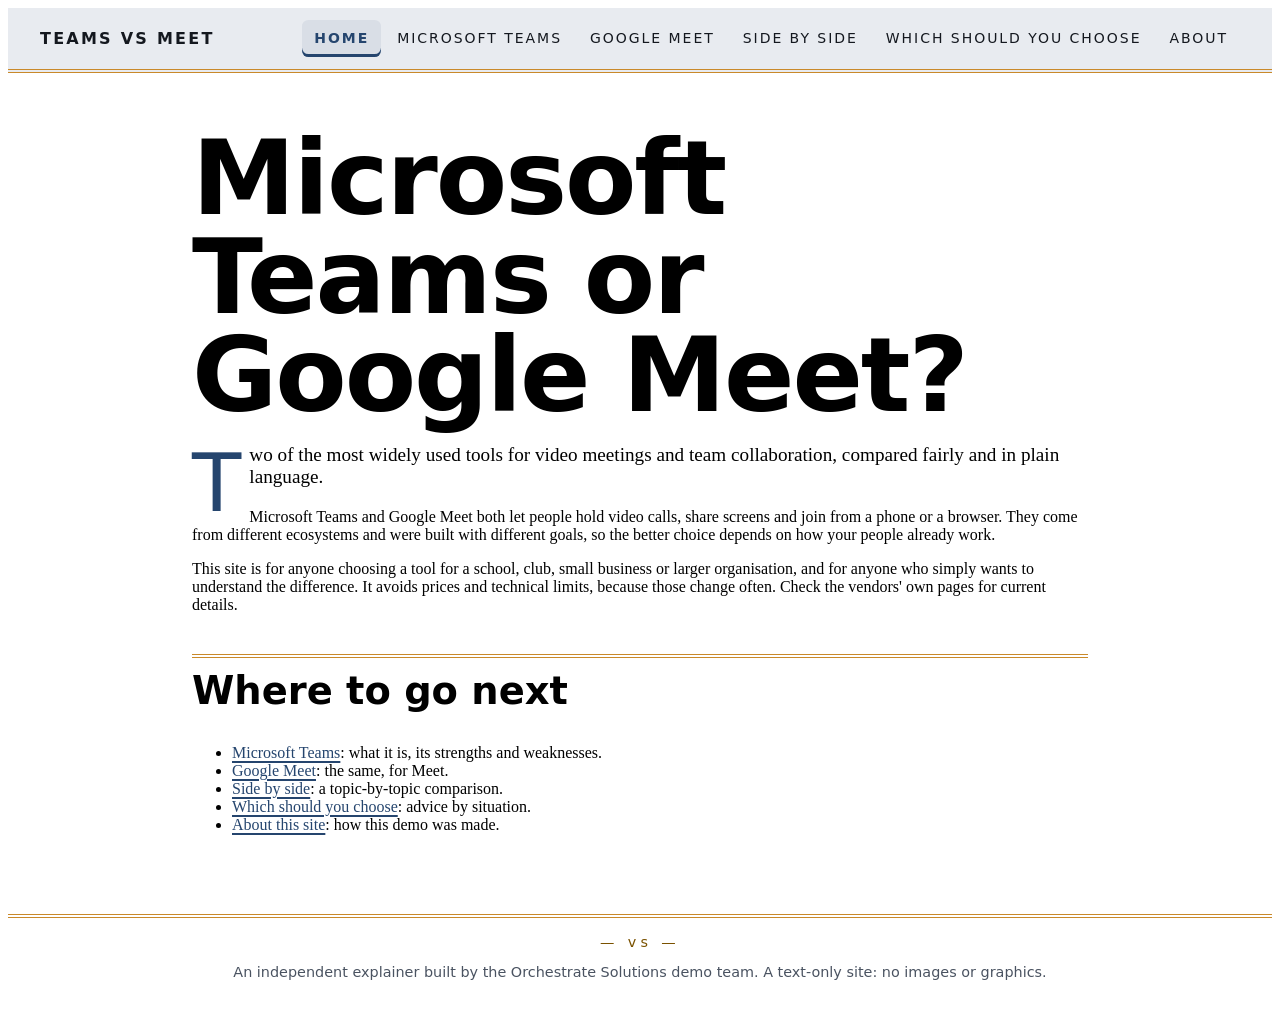
<file: index.html>
<!doctype html>
<html lang="en">
<head>
  <meta charset="utf-8">
  <meta name="viewport" content="width=device-width, initial-scale=1">
  <title>Teams vs Meet</title>
  <meta name="description" content="A fair, text-only comparison of Microsoft Teams and Google Meet: strengths, weaknesses and which to choose.">
  <link rel="stylesheet" href="css/tokens.css">
  <link rel="stylesheet" href="css/layout.css">
  <link rel="stylesheet" href="css/site.css">
  <script src="js/nav.js" defer></script>
  <script src="js/app.js" defer></script>
</head>
<body>
  <a class="skip-link" href="#main">Skip to content</a>
  <header class="site-header">
    <a class="brand" href="index.html">Teams vs Meet</a>
    <button class="nav-toggle" aria-expanded="false" aria-controls="site-nav">Menu</button>
    <nav id="site-nav" aria-label="Main">
      <ul>
        <li><a href="index.html" aria-current="page">Home</a></li>
        <li><a href="pages/microsoft-teams.html">Microsoft Teams</a></li>
        <li><a href="pages/google-meet.html">Google Meet</a></li>
        <li><a href="pages/side-by-side.html">Side by side</a></li>
        <li><a href="pages/which-should-you-choose.html">Which should you choose</a></li>
        <li><a href="pages/about.html">About</a></li>
      </ul>
    </nav>
  </header>
  <main id="main">
    <h1>Microsoft Teams or Google Meet?</h1>
    <p class="lead">Two of the most widely used tools for video meetings and team collaboration, compared fairly and in plain language.</p>
    <p>Microsoft Teams and Google Meet both let people hold video calls, share screens and join from a phone or a browser. They come from different ecosystems and were built with different goals, so the better choice depends on how your people already work.</p>
    <p>This site is for anyone choosing a tool for a school, club, small business or larger organisation, and for anyone who simply wants to understand the difference. It avoids prices and technical limits, because those change often. Check the vendors' own pages for current details.</p>
    <h2>Where to go next</h2>
    <ul>
      <li><a href="pages/microsoft-teams.html">Microsoft Teams</a>: what it is, its strengths and weaknesses.</li>
      <li><a href="pages/google-meet.html">Google Meet</a>: the same, for Meet.</li>
      <li><a href="pages/side-by-side.html">Side by side</a>: a topic-by-topic comparison.</li>
      <li><a href="pages/which-should-you-choose.html">Which should you choose</a>: advice by situation.</li>
      <li><a href="pages/about.html">About this site</a>: how this demo was made.</li>
    </ul>
  </main>
  <footer class="site-footer">
    <p>An independent explainer built by the Orchestrate Solutions demo team. A text-only site: no images or graphics.</p>
  </footer>
</body>
</html>
</file>
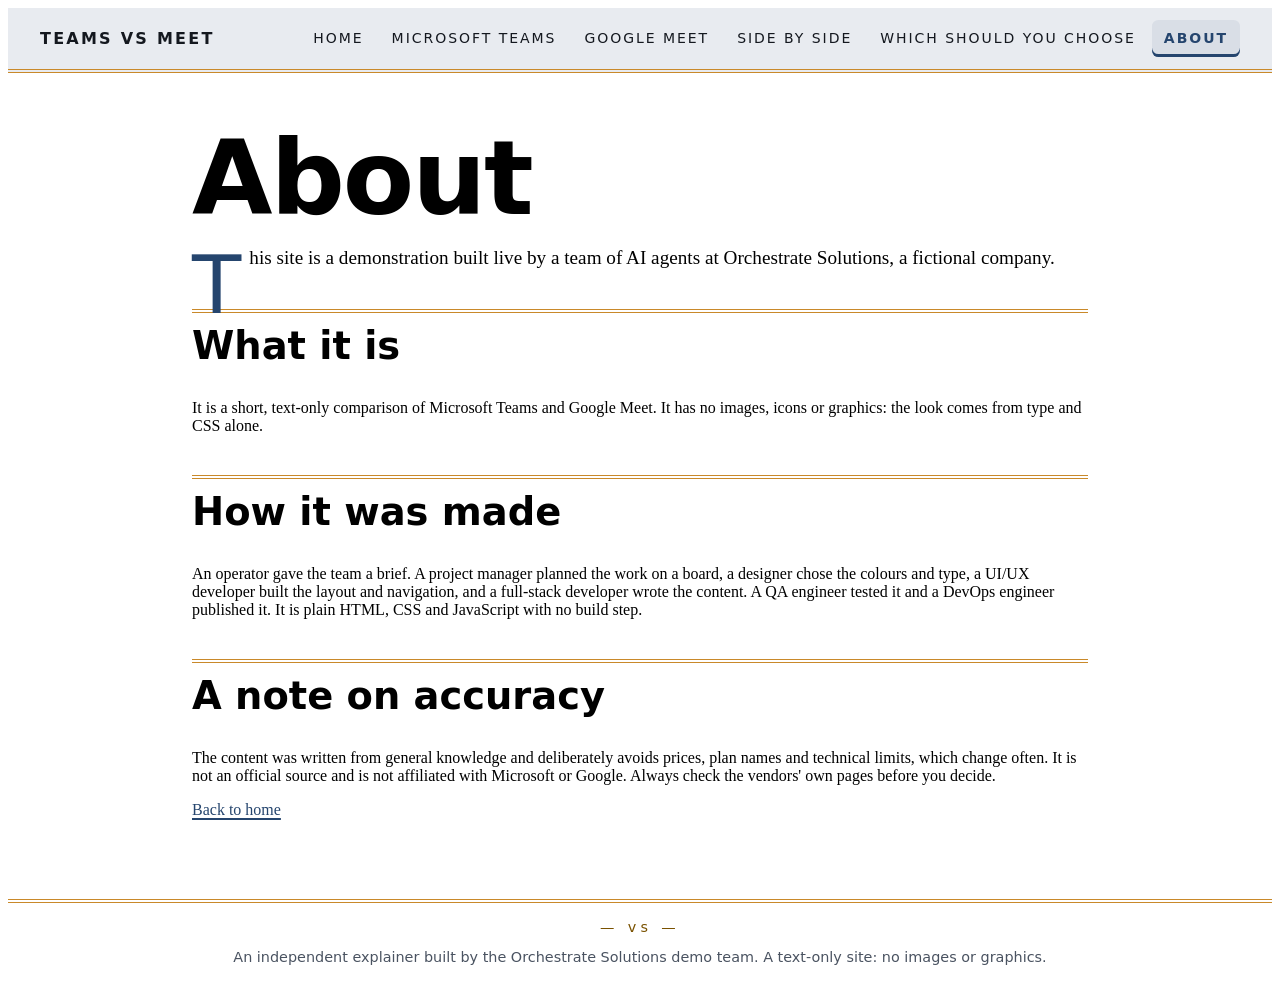
<file: pages/about.html>
<!doctype html>
<html lang="en">
<head>
  <meta charset="utf-8">
  <meta name="viewport" content="width=device-width, initial-scale=1">
  <title>About | Teams vs Meet</title>
  <meta name="description" content="A fair, text-only comparison of Microsoft Teams and Google Meet: strengths, weaknesses and which to choose.">
  <link rel="stylesheet" href="../css/tokens.css">
  <link rel="stylesheet" href="../css/layout.css">
  <link rel="stylesheet" href="../css/site.css">
  <script src="../js/nav.js" defer></script>
  <script src="../js/app.js" defer></script>
</head>
<body>
  <a class="skip-link" href="#main">Skip to content</a>
  <header class="site-header">
    <a class="brand" href="../index.html">Teams vs Meet</a>
    <button class="nav-toggle" aria-expanded="false" aria-controls="site-nav">Menu</button>
    <nav id="site-nav" aria-label="Main">
      <ul>
        <li><a href="../index.html">Home</a></li>
        <li><a href="microsoft-teams.html">Microsoft Teams</a></li>
        <li><a href="google-meet.html">Google Meet</a></li>
        <li><a href="side-by-side.html">Side by side</a></li>
        <li><a href="which-should-you-choose.html">Which should you choose</a></li>
        <li><a href="about.html" aria-current="page">About</a></li>
      </ul>
    </nav>
  </header>
  <main id="main">
    <h1>About</h1>
    <p class="lead">This site is a demonstration built live by a team of AI agents at Orchestrate Solutions, a fictional company.</p>
    <h2>What it is</h2>
    <p>It is a short, text-only comparison of Microsoft Teams and Google Meet. It has no images, icons or graphics: the look comes from type and CSS alone.</p>
    <h2>How it was made</h2>
    <p>An operator gave the team a brief. A project manager planned the work on a board, a designer chose the colours and type, a UI/UX developer built the layout and navigation, and a full-stack developer wrote the content. A QA engineer tested it and a DevOps engineer published it. It is plain HTML, CSS and JavaScript with no build step.</p>
    <h2>A note on accuracy</h2>
    <p>The content was written from general knowledge and deliberately avoids prices, plan names and technical limits, which change often. It is not an official source and is not affiliated with Microsoft or Google. Always check the vendors' own pages before you decide.</p>
    <p><a href="../index.html">Back to home</a></p>
  </main>
  <footer class="site-footer">
    <p>An independent explainer built by the Orchestrate Solutions demo team. A text-only site: no images or graphics.</p>
  </footer>
</body>
</html>
</file>
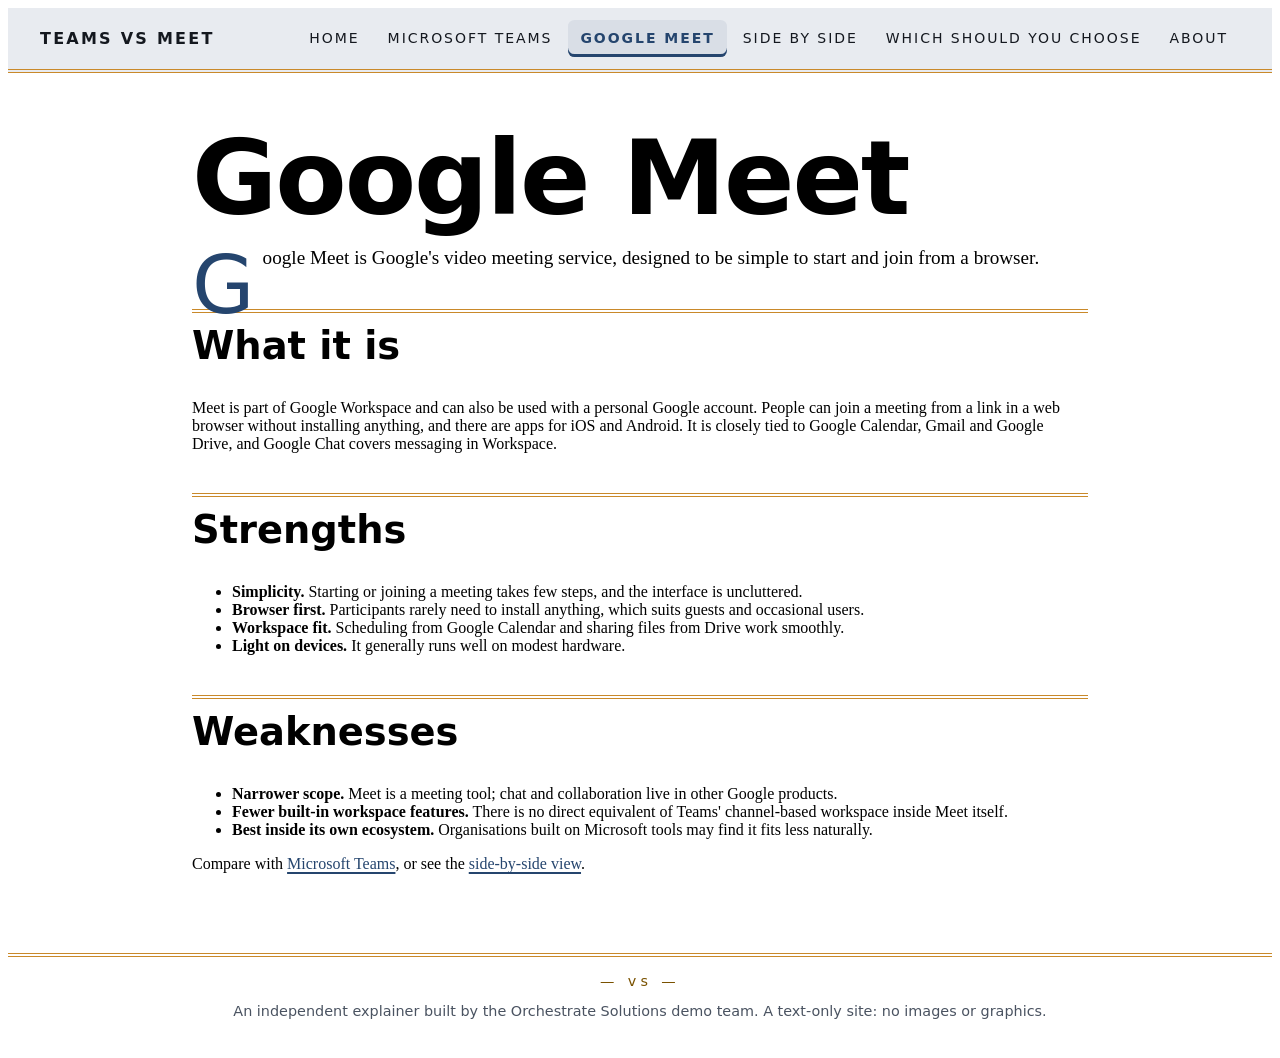
<file: pages/google-meet.html>
<!doctype html>
<html lang="en">
<head>
  <meta charset="utf-8">
  <meta name="viewport" content="width=device-width, initial-scale=1">
  <title>Google Meet | Teams vs Meet</title>
  <meta name="description" content="A fair, text-only comparison of Microsoft Teams and Google Meet: strengths, weaknesses and which to choose.">
  <link rel="stylesheet" href="../css/tokens.css">
  <link rel="stylesheet" href="../css/layout.css">
  <link rel="stylesheet" href="../css/site.css">
  <script src="../js/nav.js" defer></script>
  <script src="../js/app.js" defer></script>
</head>
<body>
  <a class="skip-link" href="#main">Skip to content</a>
  <header class="site-header">
    <a class="brand" href="../index.html">Teams vs Meet</a>
    <button class="nav-toggle" aria-expanded="false" aria-controls="site-nav">Menu</button>
    <nav id="site-nav" aria-label="Main">
      <ul>
        <li><a href="../index.html">Home</a></li>
        <li><a href="microsoft-teams.html">Microsoft Teams</a></li>
        <li><a href="google-meet.html" aria-current="page">Google Meet</a></li>
        <li><a href="side-by-side.html">Side by side</a></li>
        <li><a href="which-should-you-choose.html">Which should you choose</a></li>
        <li><a href="about.html">About</a></li>
      </ul>
    </nav>
  </header>
  <main id="main">
    <h1>Google Meet</h1>
    <p class="lead">Google Meet is Google's video meeting service, designed to be simple to start and join from a browser.</p>
    <h2>What it is</h2>
    <p>Meet is part of Google Workspace and can also be used with a personal Google account. People can join a meeting from a link in a web browser without installing anything, and there are apps for iOS and Android. It is closely tied to Google Calendar, Gmail and Google Drive, and Google Chat covers messaging in Workspace.</p>
    <h2>Strengths</h2>
    <ul>
      <li><strong>Simplicity.</strong> Starting or joining a meeting takes few steps, and the interface is uncluttered.</li>
      <li><strong>Browser first.</strong> Participants rarely need to install anything, which suits guests and occasional users.</li>
      <li><strong>Workspace fit.</strong> Scheduling from Google Calendar and sharing files from Drive work smoothly.</li>
      <li><strong>Light on devices.</strong> It generally runs well on modest hardware.</li>
    </ul>
    <h2>Weaknesses</h2>
    <ul>
      <li><strong>Narrower scope.</strong> Meet is a meeting tool; chat and collaboration live in other Google products.</li>
      <li><strong>Fewer built-in workspace features.</strong> There is no direct equivalent of Teams' channel-based workspace inside Meet itself.</li>
      <li><strong>Best inside its own ecosystem.</strong> Organisations built on Microsoft tools may find it fits less naturally.</li>
    </ul>
    <p>Compare with <a href="microsoft-teams.html">Microsoft Teams</a>, or see the <a href="side-by-side.html">side-by-side view</a>.</p>
  </main>
  <footer class="site-footer">
    <p>An independent explainer built by the Orchestrate Solutions demo team. A text-only site: no images or graphics.</p>
  </footer>
</body>
</html>
</file>
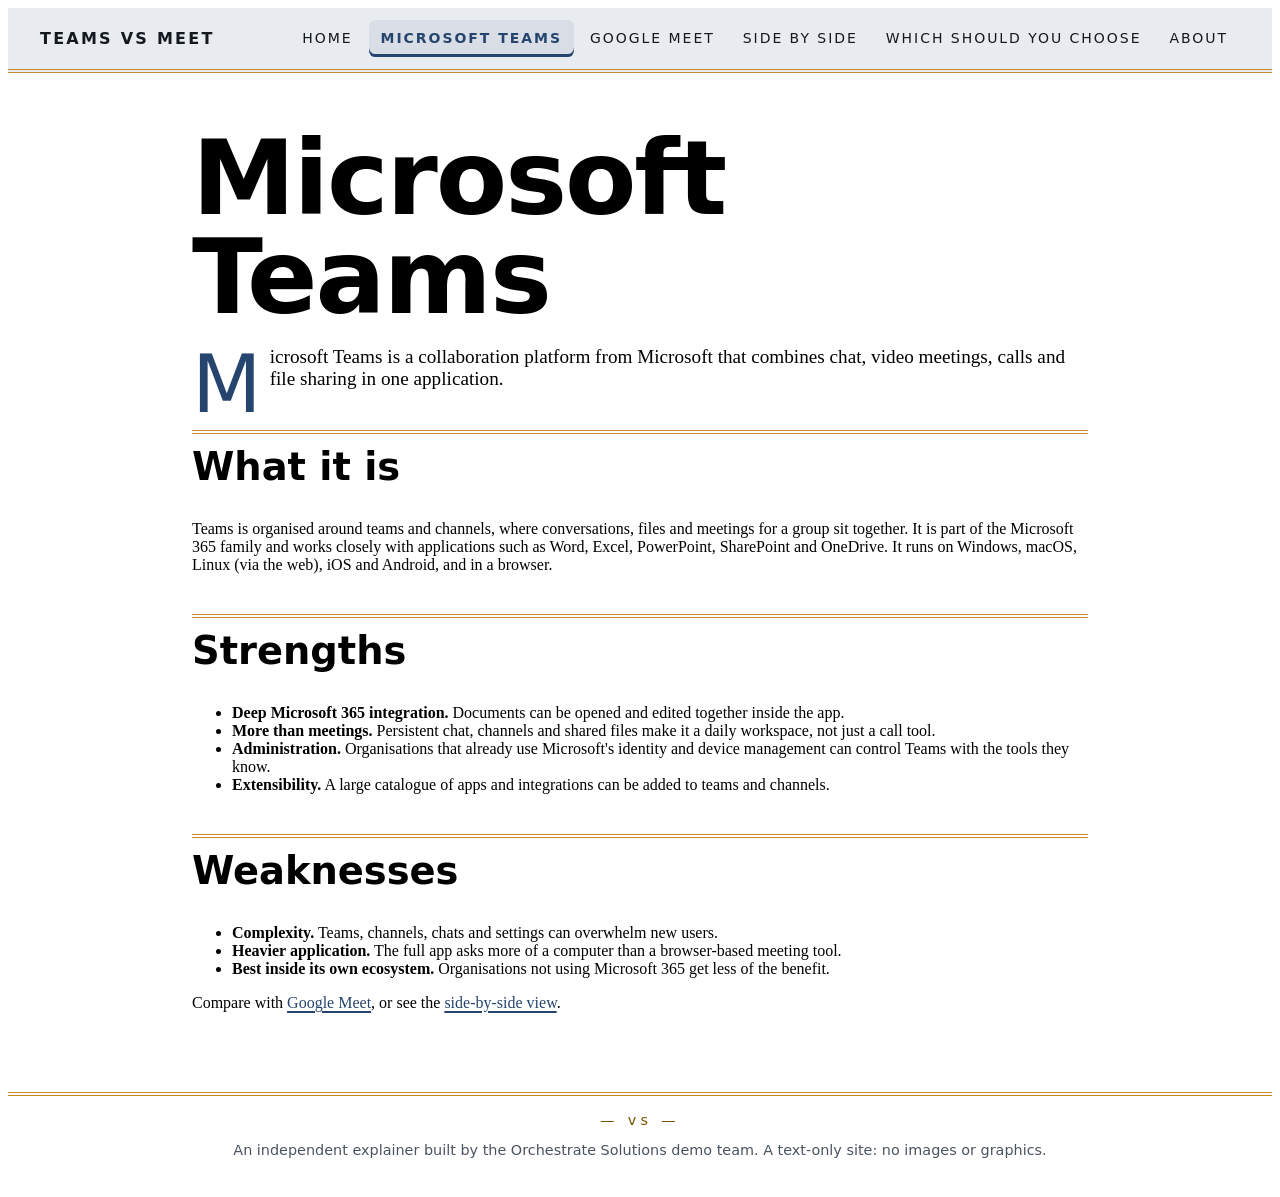
<file: pages/microsoft-teams.html>
<!doctype html>
<html lang="en">
<head>
  <meta charset="utf-8">
  <meta name="viewport" content="width=device-width, initial-scale=1">
  <title>Microsoft Teams | Teams vs Meet</title>
  <meta name="description" content="A fair, text-only comparison of Microsoft Teams and Google Meet: strengths, weaknesses and which to choose.">
  <link rel="stylesheet" href="../css/tokens.css">
  <link rel="stylesheet" href="../css/layout.css">
  <link rel="stylesheet" href="../css/site.css">
  <script src="../js/nav.js" defer></script>
  <script src="../js/app.js" defer></script>
</head>
<body>
  <a class="skip-link" href="#main">Skip to content</a>
  <header class="site-header">
    <a class="brand" href="../index.html">Teams vs Meet</a>
    <button class="nav-toggle" aria-expanded="false" aria-controls="site-nav">Menu</button>
    <nav id="site-nav" aria-label="Main">
      <ul>
        <li><a href="../index.html">Home</a></li>
        <li><a href="microsoft-teams.html" aria-current="page">Microsoft Teams</a></li>
        <li><a href="google-meet.html">Google Meet</a></li>
        <li><a href="side-by-side.html">Side by side</a></li>
        <li><a href="which-should-you-choose.html">Which should you choose</a></li>
        <li><a href="about.html">About</a></li>
      </ul>
    </nav>
  </header>
  <main id="main">
    <h1>Microsoft Teams</h1>
    <p class="lead">Microsoft Teams is a collaboration platform from Microsoft that combines chat, video meetings, calls and file sharing in one application.</p>
    <h2>What it is</h2>
    <p>Teams is organised around teams and channels, where conversations, files and meetings for a group sit together. It is part of the Microsoft 365 family and works closely with applications such as Word, Excel, PowerPoint, SharePoint and OneDrive. It runs on Windows, macOS, Linux (via the web), iOS and Android, and in a browser.</p>
    <h2>Strengths</h2>
    <ul>
      <li><strong>Deep Microsoft 365 integration.</strong> Documents can be opened and edited together inside the app.</li>
      <li><strong>More than meetings.</strong> Persistent chat, channels and shared files make it a daily workspace, not just a call tool.</li>
      <li><strong>Administration.</strong> Organisations that already use Microsoft's identity and device management can control Teams with the tools they know.</li>
      <li><strong>Extensibility.</strong> A large catalogue of apps and integrations can be added to teams and channels.</li>
    </ul>
    <h2>Weaknesses</h2>
    <ul>
      <li><strong>Complexity.</strong> Teams, channels, chats and settings can overwhelm new users.</li>
      <li><strong>Heavier application.</strong> The full app asks more of a computer than a browser-based meeting tool.</li>
      <li><strong>Best inside its own ecosystem.</strong> Organisations not using Microsoft 365 get less of the benefit.</li>
    </ul>
    <p>Compare with <a href="google-meet.html">Google Meet</a>, or see the <a href="side-by-side.html">side-by-side view</a>.</p>
  </main>
  <footer class="site-footer">
    <p>An independent explainer built by the Orchestrate Solutions demo team. A text-only site: no images or graphics.</p>
  </footer>
</body>
</html>
</file>
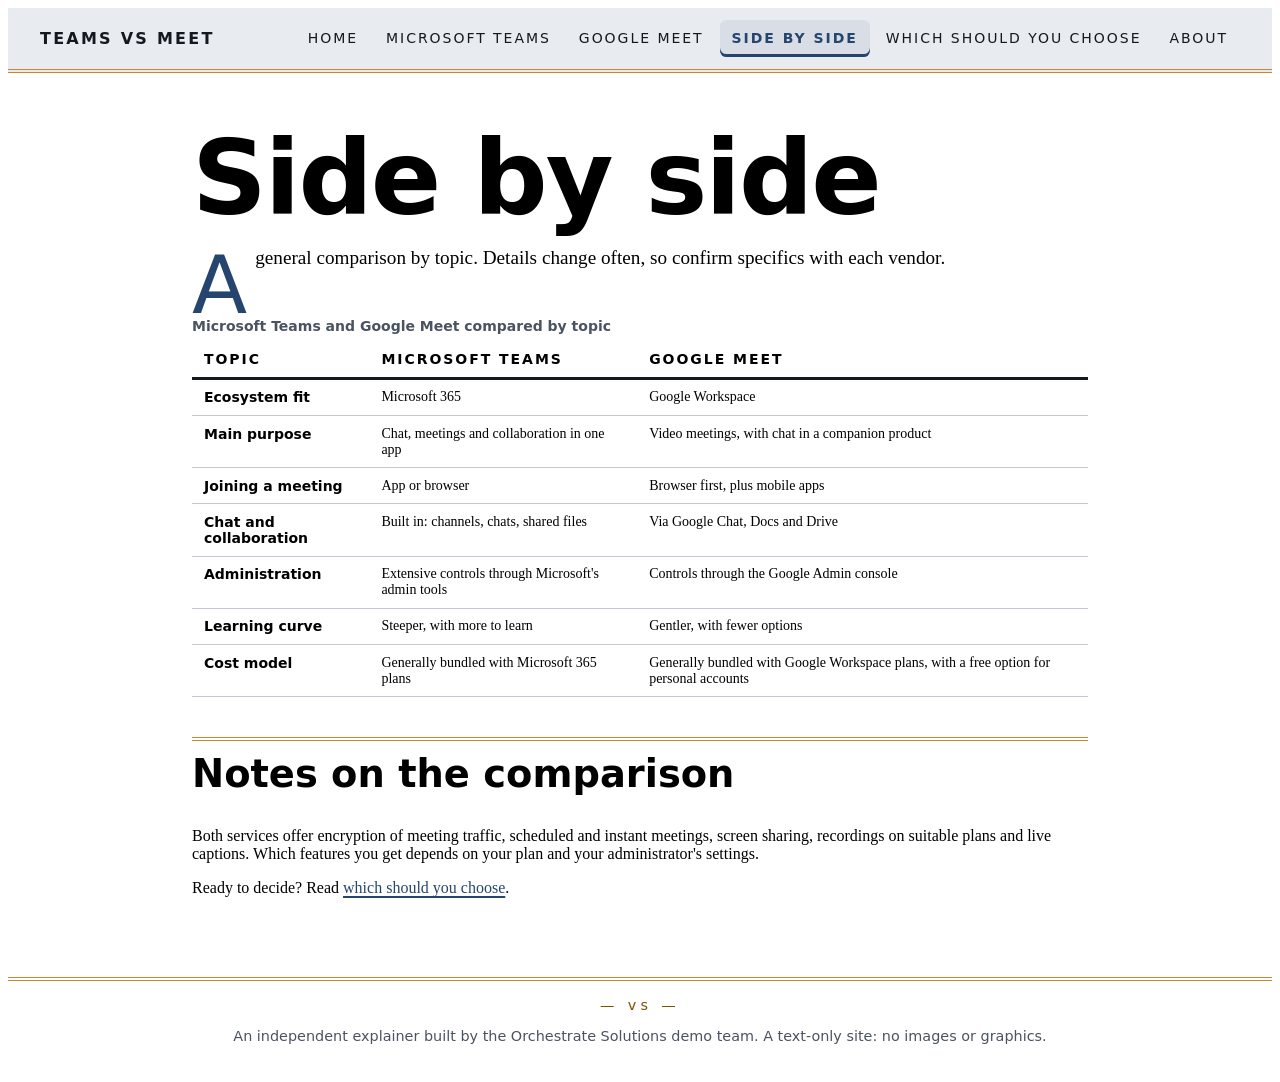
<file: pages/side-by-side.html>
<!doctype html>
<html lang="en">
<head>
  <meta charset="utf-8">
  <meta name="viewport" content="width=device-width, initial-scale=1">
  <title>Side by side | Teams vs Meet</title>
  <meta name="description" content="A fair, text-only comparison of Microsoft Teams and Google Meet: strengths, weaknesses and which to choose.">
  <link rel="stylesheet" href="../css/tokens.css">
  <link rel="stylesheet" href="../css/layout.css">
  <link rel="stylesheet" href="../css/site.css">
  <script src="../js/nav.js" defer></script>
  <script src="../js/app.js" defer></script>
</head>
<body>
  <a class="skip-link" href="#main">Skip to content</a>
  <header class="site-header">
    <a class="brand" href="../index.html">Teams vs Meet</a>
    <button class="nav-toggle" aria-expanded="false" aria-controls="site-nav">Menu</button>
    <nav id="site-nav" aria-label="Main">
      <ul>
        <li><a href="../index.html">Home</a></li>
        <li><a href="microsoft-teams.html">Microsoft Teams</a></li>
        <li><a href="google-meet.html">Google Meet</a></li>
        <li><a href="side-by-side.html" aria-current="page">Side by side</a></li>
        <li><a href="which-should-you-choose.html">Which should you choose</a></li>
        <li><a href="about.html">About</a></li>
      </ul>
    </nav>
  </header>
  <main id="main">
    <h1>Side by side</h1>
    <p class="lead">A general comparison by topic. Details change often, so confirm specifics with each vendor.</p>
    <table>
      <caption>Microsoft Teams and Google Meet compared by topic</caption>
      <thead>
        <tr><th scope="col">Topic</th><th scope="col">Microsoft Teams</th><th scope="col">Google Meet</th></tr>
      </thead>
      <tbody>
        <tr><th scope="row">Ecosystem fit</th><td>Microsoft 365</td><td>Google Workspace</td></tr>
        <tr><th scope="row">Main purpose</th><td>Chat, meetings and collaboration in one app</td><td>Video meetings, with chat in a companion product</td></tr>
        <tr><th scope="row">Joining a meeting</th><td>App or browser</td><td>Browser first, plus mobile apps</td></tr>
        <tr><th scope="row">Chat and collaboration</th><td>Built in: channels, chats, shared files</td><td>Via Google Chat, Docs and Drive</td></tr>
        <tr><th scope="row">Administration</th><td>Extensive controls through Microsoft's admin tools</td><td>Controls through the Google Admin console</td></tr>
        <tr><th scope="row">Learning curve</th><td>Steeper, with more to learn</td><td>Gentler, with fewer options</td></tr>
        <tr><th scope="row">Cost model</th><td>Generally bundled with Microsoft 365 plans</td><td>Generally bundled with Google Workspace plans, with a free option for personal accounts</td></tr>
      </tbody>
    </table>
    <h2>Notes on the comparison</h2>
    <p>Both services offer encryption of meeting traffic, scheduled and instant meetings, screen sharing, recordings on suitable plans and live captions. Which features you get depends on your plan and your administrator's settings.</p>
    <p>Ready to decide? Read <a href="which-should-you-choose.html">which should you choose</a>.</p>
  </main>
  <footer class="site-footer">
    <p>An independent explainer built by the Orchestrate Solutions demo team. A text-only site: no images or graphics.</p>
  </footer>
</body>
</html>
</file>
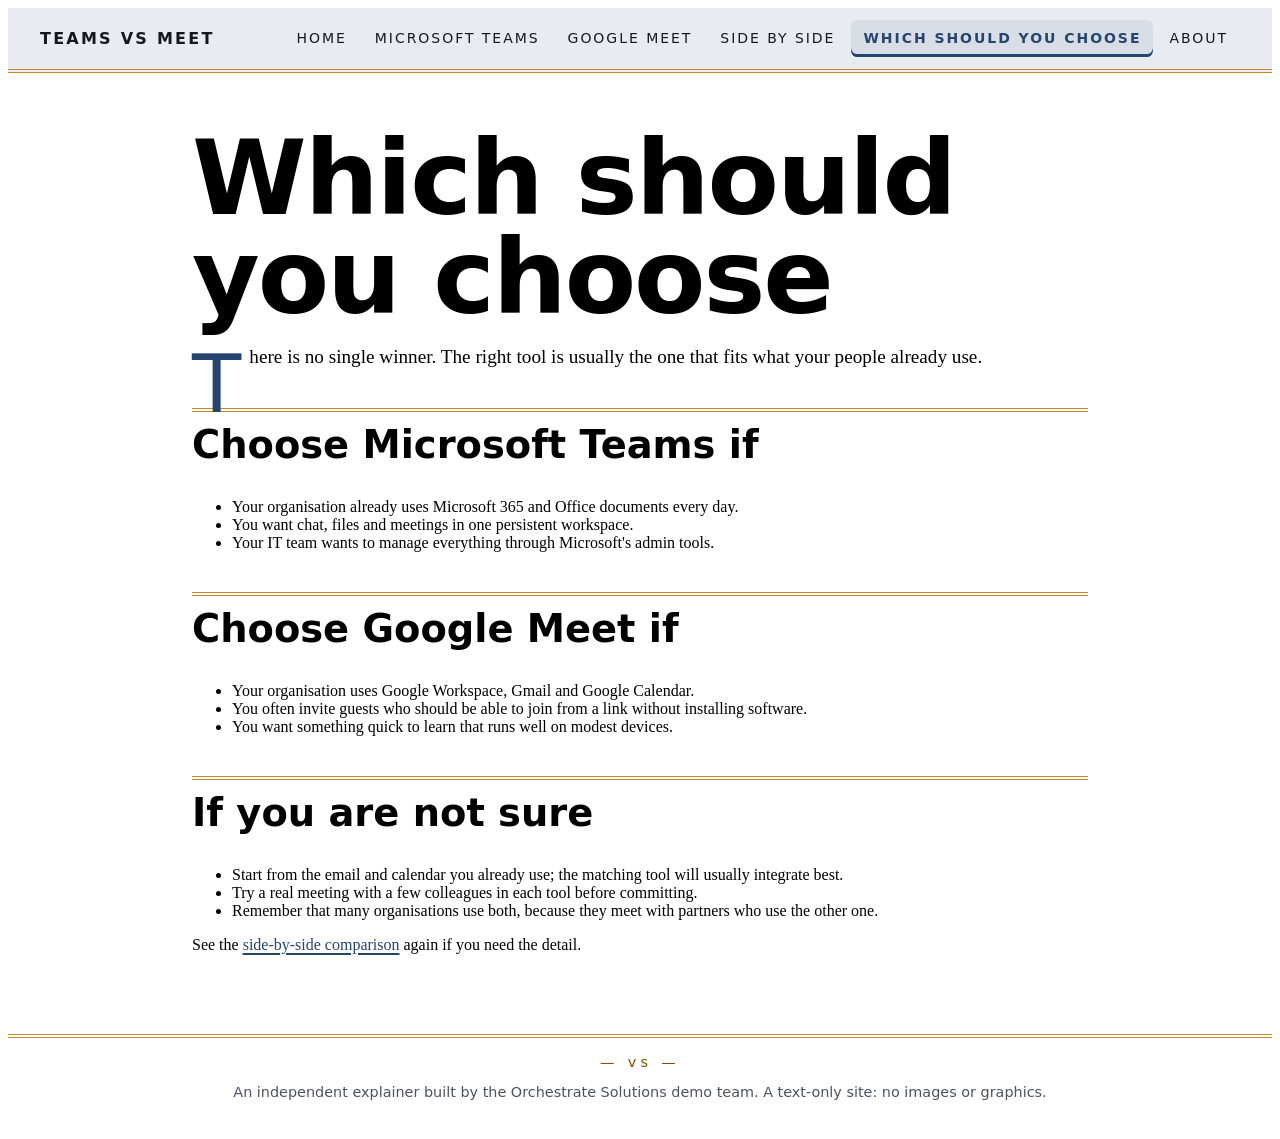
<file: pages/which-should-you-choose.html>
<!doctype html>
<html lang="en">
<head>
  <meta charset="utf-8">
  <meta name="viewport" content="width=device-width, initial-scale=1">
  <title>Which should you choose | Teams vs Meet</title>
  <meta name="description" content="A fair, text-only comparison of Microsoft Teams and Google Meet: strengths, weaknesses and which to choose.">
  <link rel="stylesheet" href="../css/tokens.css">
  <link rel="stylesheet" href="../css/layout.css">
  <link rel="stylesheet" href="../css/site.css">
  <script src="../js/nav.js" defer></script>
  <script src="../js/app.js" defer></script>
</head>
<body>
  <a class="skip-link" href="#main">Skip to content</a>
  <header class="site-header">
    <a class="brand" href="../index.html">Teams vs Meet</a>
    <button class="nav-toggle" aria-expanded="false" aria-controls="site-nav">Menu</button>
    <nav id="site-nav" aria-label="Main">
      <ul>
        <li><a href="../index.html">Home</a></li>
        <li><a href="microsoft-teams.html">Microsoft Teams</a></li>
        <li><a href="google-meet.html">Google Meet</a></li>
        <li><a href="side-by-side.html">Side by side</a></li>
        <li><a href="which-should-you-choose.html" aria-current="page">Which should you choose</a></li>
        <li><a href="about.html">About</a></li>
      </ul>
    </nav>
  </header>
  <main id="main">
    <h1>Which should you choose</h1>
    <p class="lead">There is no single winner. The right tool is usually the one that fits what your people already use.</p>
    <h2>Choose Microsoft Teams if</h2>
    <ul>
      <li>Your organisation already uses Microsoft 365 and Office documents every day.</li>
      <li>You want chat, files and meetings in one persistent workspace.</li>
      <li>Your IT team wants to manage everything through Microsoft's admin tools.</li>
    </ul>
    <h2>Choose Google Meet if</h2>
    <ul>
      <li>Your organisation uses Google Workspace, Gmail and Google Calendar.</li>
      <li>You often invite guests who should be able to join from a link without installing software.</li>
      <li>You want something quick to learn that runs well on modest devices.</li>
    </ul>
    <h2>If you are not sure</h2>
    <ul>
      <li>Start from the email and calendar you already use; the matching tool will usually integrate best.</li>
      <li>Try a real meeting with a few colleagues in each tool before committing.</li>
      <li>Remember that many organisations use both, because they meet with partners who use the other one.</li>
    </ul>
    <p>See the <a href="side-by-side.html">side-by-side comparison</a> again if you need the detail.</p>
  </main>
  <footer class="site-footer">
    <p>An independent explainer built by the Orchestrate Solutions demo team. A text-only site: no images or graphics.</p>
  </footer>
</body>
</html>
</file>
<file: css/tokens.css>
/* Design tokens: owned by the Designer. TEXT-ONLY site: no SVG, images or icons; interest comes from type.

   PALETTE "neutral": cool off-white paper, graphite ink, slate-navy accent, burnt-amber counterpoint, amber rules.
   Deliberately neither product's brand colours: no Teams purple, no Meet green/blue/yellow.
   Contrast (WCAG AA) on --color-bg: text 16.7:1, muted 7.3:1, accent 9.2:1, amber (--color-red) 7.3:1, gold-text 6.5:1.
   On --color-surface: text 14.9:1, muted 6.5:1, accent 8.2:1. On --color-dark-bg: paper 16.1:1, gold-light 10.3:1, pool-light 9.1:1.
   --color-gold is for borders/rules only, never for text. Use accent and amber as the two "sides" of a comparison.

   TYPE SYSTEM (system fonts only):
   - Display / headings: --font-display, system sans in heavy weight, tight tracking: modern, product-comparison feel.
   - Body: --font-body, system sans at 1.125rem, line height 1.7, measure 62ch.
   - UI labels, nav, captions: --font-ui, the same sans, uppercase with --tracking-wide.
   - Figures (limits, prices, counts): --font-mono.
   - Scale is 1.333 (perfect fourth); --text-hero is for page titles only.
   ORNAMENTS (plain text or CSS borders): --ornament-* strings in ::before/::after content; --rule-* border shorthands. */
:root {
  --color-bg: #f7f8fa;
  --color-surface: #e8ebf0;
  --color-text: #14181f;
  --color-muted: #4a5361;
  --color-accent: #25456e;
  --color-accent-contrast: #f7f8fa;
  --color-red: #8a3b12;
  --color-red-deep: #25456e;
  --color-gold: #c9892a;
  --color-gold-text: #7a5200;
  --color-gold-light: #f0c36a;
  --color-border: #c3cad6;
  --color-dark-bg: #171c26;
  --color-palm: #3d4a5c;
  --color-pool-light: #9cc0f0;
  --color-dark-text: #f7f8fa;

  --font-display: system-ui, -apple-system, "Segoe UI", Roboto, "Helvetica Neue", Arial, sans-serif;
  --font-body: system-ui, -apple-system, "Segoe UI", Roboto, "Helvetica Neue", Arial, sans-serif;
  --font-heading: var(--font-display);
  --font-ui: system-ui, -apple-system, "Segoe UI", Roboto, sans-serif;
  --font-mono: ui-monospace, SFMono-Regular, Menlo, Consolas, monospace;

  --text-xs: 0.75rem;
  --text-sm: 0.875rem;
  --text-base: 1.125rem;
  --text-md: 1.5rem;
  --text-lg: 2rem;
  --text-xl: 2.667rem;
  --text-2xl: 3.556rem;
  --text-hero: clamp(3rem, 10vw, 6.5rem);

  --weight-normal: 400;
  --weight-heading: 800;
  --weight-black: 900;
  --leading-tight: 1.1;
  --leading-body: 1.7;
  --tracking-tight: -0.02em;
  --tracking-normal: 0;
  --tracking-wide: 0.14em;
  --tracking-widest: 0.3em;
  --measure: 62ch;

  --ornament-rule: "\2215";
  --ornament-fleuron: "\2014";
  --ornament-diamond: "\25C6";
  --ornament-divider: "\2014  vs  \2014";
  --ornament-dots: "\00B7 \00B7 \00B7";
  --rule-double: 4px double var(--color-gold);
  --rule-thick-red: 6px solid var(--color-red);
  --rule-thin: 1px solid var(--color-border);

  --space: 1rem;
  --space-xs: 0.25rem;
  --space-sm: 0.5rem;
  --space-md: 1rem;
  --space-lg: 2rem;
  --space-xl: 4rem;

  --radius-sm: 0;
  --radius: 2px;
  --radius-lg: 4px;
  --shadow: none;
  --max-width: 70rem;
}
</file>
<file: css/layout.css>
/* Layout, header, nav, footer: owned by UI/UX. Mobile first. */
*, *::before, *::after { box-sizing: border-box; }

.skip-link {
  position: absolute; left: var(--space); top: -4rem; z-index: 100;
  padding: .6rem 1rem; background: var(--color-text); color: var(--color-bg);
  border-radius: .25rem; text-decoration: none; font-weight: 600;
}
.skip-link:focus { top: var(--space); }

.site-header {
  display: flex; flex-wrap: wrap; align-items: center; justify-content: space-between;
  gap: .5rem var(--space); padding: .75rem var(--space);
  border-bottom: 1px solid var(--color-border, currentColor); background: var(--color-surface, var(--color-bg));
}
.brand { font-family: var(--font-heading, Georgia, serif); font-weight: 700; font-size: 1.15rem; color: var(--color-text); text-decoration: none; }

.nav-toggle {
  display: none; min-height: 2.75rem; min-width: 2.75rem; padding: .4rem .9rem;
  font: inherit; font-weight: 600; color: var(--color-text); background: transparent;
  border: 2px solid var(--color-text); border-radius: .4rem; cursor: pointer;
}

#site-nav { flex-basis: 100%; }
#site-nav ul { list-style: none; margin: 0; padding: 0; display: flex; flex-direction: column; gap: .25rem; }
#site-nav a {
  display: block; padding: .65rem .75rem; border-radius: .4rem;
  color: var(--color-text); text-decoration: none;
}
#site-nav a:hover { text-decoration: underline; }
#site-nav a[aria-current="page"] {
  font-weight: 700; color: var(--color-accent);
  box-shadow: inset 4px 0 0 var(--color-accent); background: color-mix(in srgb, var(--color-accent) 8%, transparent);
}

/* With JS, collapse the menu on small screens. Without JS it stays open. */
.js .nav-toggle { display: inline-block; }
.js #site-nav[data-open="false"] { display: none; }

main { max-width: min(48rem, var(--max-width, 68rem)); margin: 0 auto; padding: var(--space); }
h1, h2, h3 { font-family: var(--font-heading, Georgia, serif); line-height: var(--leading-tight, 1.2); }

.site-footer {
  margin-top: 2rem; padding: var(--space); text-align: center; font-size: .9rem;
  border-top: 1px solid var(--color-border, currentColor); color: var(--color-muted, var(--color-text));
}

@media (min-width: 52rem) {
  .site-header { padding: .75rem 2rem; flex-wrap: nowrap; }
  .js .nav-toggle { display: none; }
  .js #site-nav[data-open="false"], #site-nav { display: block; flex-basis: auto; }
  #site-nav ul { flex-direction: row; flex-wrap: wrap; justify-content: flex-end; gap: .25rem; }
  #site-nav a[aria-current="page"] { box-shadow: inset 0 -3px 0 var(--color-accent); }
}

@media (prefers-reduced-motion: reduce) { * { scroll-behavior: auto !important; transition: none !important; } }

/* Text-only typography: no images, SVG or icons anywhere. */
.brand { letter-spacing: var(--tracking-wide); text-transform: uppercase; font-size: 1rem; }
main > h1 {
  font-family: var(--font-display); font-size: var(--text-hero); line-height: .95; letter-spacing: -.02em;
  margin: 1.5rem 0 1rem; overflow-wrap: anywhere;
}
main h2 {
  font-size: clamp(1.5rem, 5vw, 2.4rem); margin-top: 2.5rem; padding-top: .75rem;
  border-top: var(--rule-double);
}
main > p:first-of-type { font-size: 1.2rem; }
main > p:first-of-type::first-letter, .drop-cap::first-letter {
  float: left; font-family: var(--font-heading, Georgia, serif); font-size: 4.2em; line-height: .8;
  padding: .08em .1em 0 0; color: var(--color-accent);
}
blockquote { margin: 1.5rem 0; padding: .5rem 0 .5rem 1rem; border-left: var(--rule-thick-red); font-size: 1.2rem; }
.vertical { writing-mode: vertical-rl; text-orientation: mixed; letter-spacing: .2em; float: right; margin: 0 0 1rem 1rem; max-height: 14rem; }
.columns { column-width: 18rem; column-gap: 2rem; }
.columns > * { break-inside: avoid-column; }

@media (min-width: 52rem) {
  main { max-width: min(60rem, var(--max-width, 68rem)); padding: 2rem; }
}

/* Accessibility: visible keyboard focus, readable links, text-only UI labels. */
:focus-visible { outline: 3px solid var(--color-accent); outline-offset: 3px; }
.skip-link:focus-visible { outline-color: var(--color-gold-light); }
main a { color: var(--color-accent); text-underline-offset: .2em; text-decoration-thickness: 2px; }
main a:hover { text-decoration-thickness: 3px; }
main :target { scroll-margin-top: 1rem; }
.site-header { border-bottom: var(--rule-double); }
#site-nav a, .nav-toggle { font-family: var(--font-ui); font-size: var(--text-sm); text-transform: uppercase; letter-spacing: var(--tracking-wide); }
.nav-toggle[aria-expanded="true"] { background: var(--color-text); color: var(--color-bg); }
.site-footer { font-family: var(--font-ui); border-top: var(--rule-double); }
.site-footer::before { content: var(--ornament-divider); display: block; margin-bottom: .5rem; color: var(--color-gold-text); letter-spacing: var(--tracking-widest); }
@media (forced-colors: active) {
  #site-nav a[aria-current="page"] { text-decoration: underline; }
}
@media print { .skip-link, .nav-toggle, #site-nav { display: none; } }

/* Tables: readable on desktop, stacked per row on phones (labels come from CSS, no markup change). */
table { width: 100%; border-collapse: collapse; margin: 1.5rem 0; font-size: var(--text-sm); }
caption { text-align: left; font-family: var(--font-ui); font-weight: 700; padding-bottom: .5rem; color: var(--color-muted); }
th, td { padding: .6rem .75rem; text-align: left; vertical-align: top; border-bottom: var(--rule-thin); overflow-wrap: anywhere; }
thead th { border-bottom: 3px solid var(--color-text); font-family: var(--font-ui); text-transform: uppercase; letter-spacing: var(--tracking-wide); }
tbody th { font-family: var(--font-ui); font-weight: 700; }
@media (max-width: 39.99rem) {
  thead { position: absolute; left: -9999px; }
  table, tbody, tr, th, td { display: block; width: 100%; }
  tr { margin-bottom: 1.25rem; border-top: 3px solid var(--color-text); }
  tbody th { background: var(--color-surface); border-bottom: var(--rule-thin); }
  td { border-bottom: var(--rule-thin); }
  td::before { display: block; font-family: var(--font-ui); font-size: var(--text-xs); text-transform: uppercase; letter-spacing: var(--tracking-wide); color: var(--color-muted); }
  td:nth-of-type(1)::before { content: "Microsoft Teams"; }
  td:nth-of-type(2)::before { content: "Google Meet"; }
}
</file>
<file: css/site.css>
/* Shared site styles: owned by Lead Developer. Text only: nothing graphical. */
.lead { font-size: 1.15rem; }
</file>
